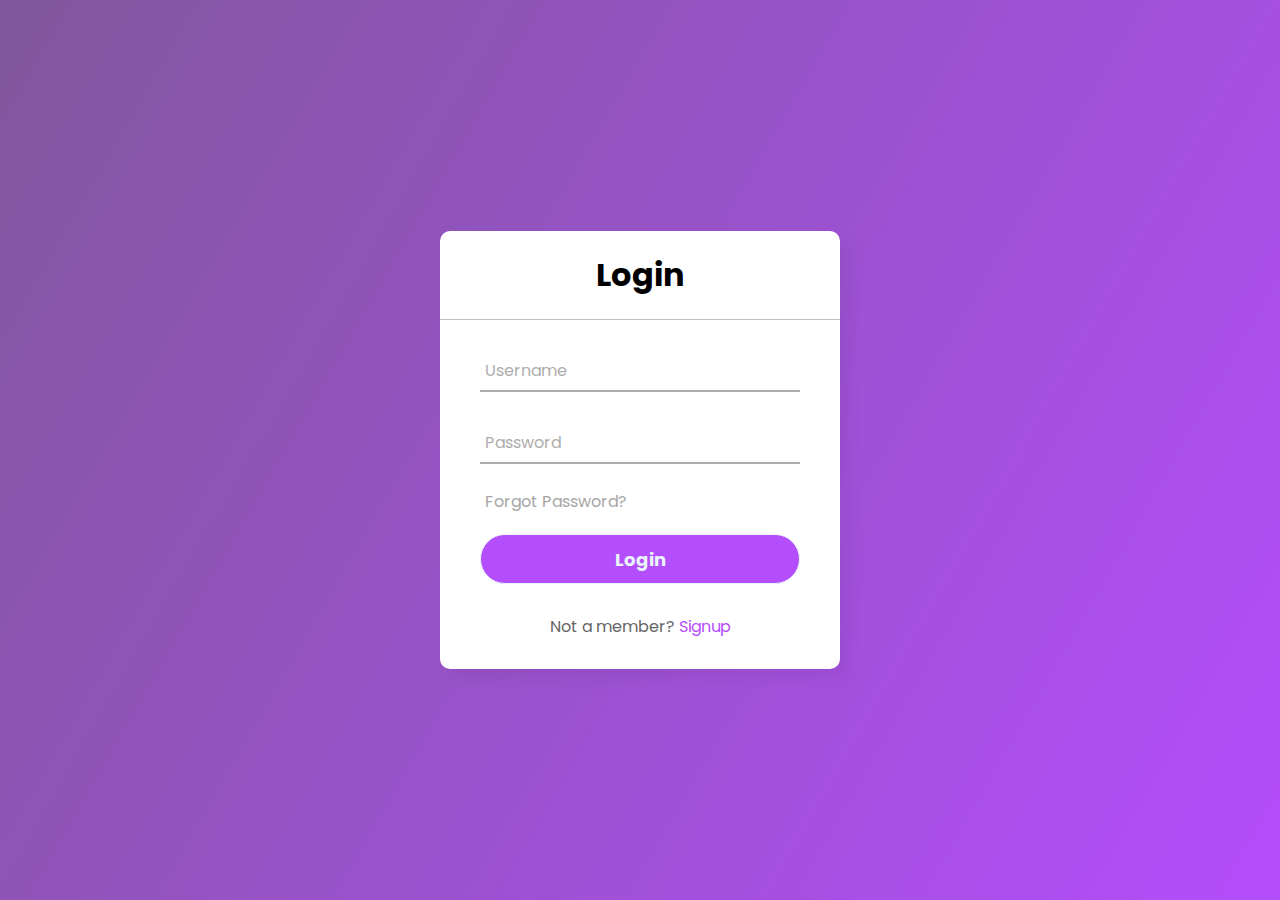
<file: assets/Login/index.html>
<!DOCTYPE html>
<!-- Coding By CodingNepal - youtube.com/codingnepal -->
<html lang="en" dir="ltr">
  <head>
    <meta charset="utf-8">
    <title>Animated Login Form | CodingNepal</title>
    <link rel="stylesheet" href="style.css">
  </head>
  <body>
    <div class="center">
      <h1>Login</h1>
      <form method="post">
        <div class="txt_field">
          <input type="text" required>
          <span></span>
          <label>Username</label>
        </div>
        <div class="txt_field">
          <input type="password" required>
          <span></span>
          <label>Password</label>
        </div>
        <div class="pass">Forgot Password?</div>
        <input type="submit" value="Login">
        <div class="signup_link">
          Not a member? <a href="#">Signup</a>
        </div>
      </form>
    </div>

  </body>
</html>
</file>
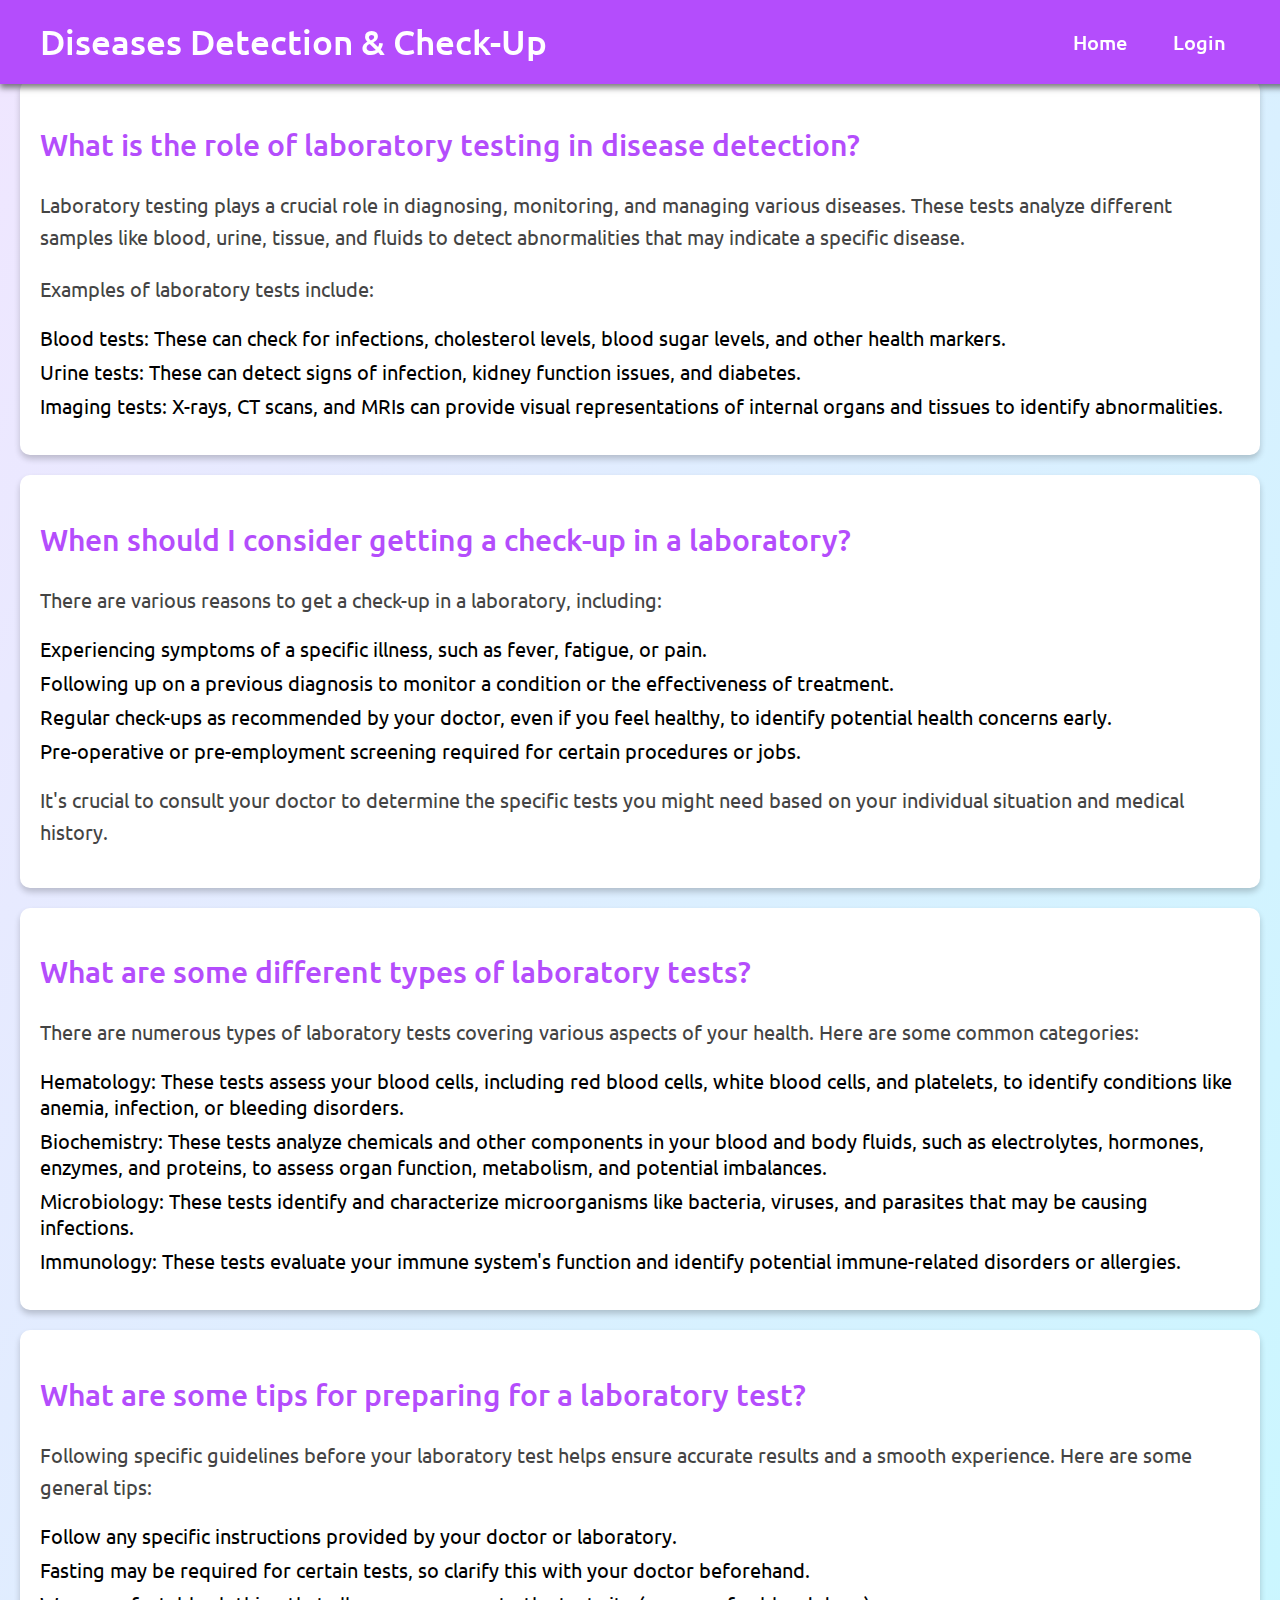
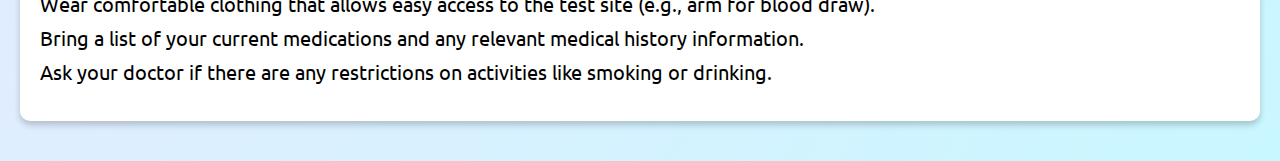
<file: assets/Articles/index1.html>
<!DOCTYPE html>
<html lang="en">
<head>
    <meta charset="UTF-8">
    <meta name="viewport" content="width=device-width, initial-scale=1.0">
    <title>Diseases Detection & Check-Up: Your Guide</title>
    
    <link href="https://fonts.googleapis.com/css2?family=Ubuntu:wght@300;400;500;700&display=swap" rel="stylesheet">
    <link rel="stylesheet" href="style.css">
</head>
<body>
    <header>
        <nav>
        <h1>Diseases Detection & Check-Up</h1>
        <div class="nav-links">
            <a href="D:\hackathon\assets\index.html" class="nav-link">Home</a>
            <a href="D:\hackathon\assets\Login\index.html" class="nav-link">Login</a>
        </div>
    </nav>
    </header>
    <main>
        <section class="question-answer">
            <h2>What is the role of laboratory testing in disease detection?</h2>
            <p>Laboratory testing plays a crucial role in diagnosing, monitoring, and managing various diseases. These tests analyze different samples like blood, urine, tissue, and fluids to detect abnormalities that may indicate a specific disease.</p>
            
            <p>Examples of laboratory tests include:</p>
            <ul>
                <li>Blood tests: These can check for infections, cholesterol levels, blood sugar levels, and other health markers.</li>
                <li>Urine tests: These can detect signs of infection, kidney function issues, and diabetes.</li>
                <li>Imaging tests: X-rays, CT scans, and MRIs can provide visual representations of internal organs and tissues to identify abnormalities.</li>
            </ul>
        </section>
        <section class="question-answer">
            <h2>When should I consider getting a check-up in a laboratory?</h2>
            <p>There are various reasons to get a check-up in a laboratory, including:</p>
            
            <ul>
                <li>Experiencing symptoms of a specific illness, such as fever, fatigue, or pain.</li>
                <li>Following up on a previous diagnosis to monitor a condition or the effectiveness of treatment.</li>
                <li>Regular check-ups as recommended by your doctor, even if you feel healthy, to identify potential health concerns early.</li>
                <li>Pre-operative or pre-employment screening required for certain procedures or jobs.</li>
            </ul>
            <p>It's crucial to consult your doctor to determine the specific tests you might need based on your individual situation and medical history.</p>
        </section>
        <section class="question-answer">
            <h2>What are some different types of laboratory tests?</h2>
            <p>There are numerous types of laboratory tests covering various aspects of your health. Here are some common categories:</p>
            
            <ul>
                <li>Hematology: These tests assess your blood cells, including red blood cells, white blood cells, and platelets, to identify conditions like anemia, infection, or bleeding disorders.</li>
                <li>Biochemistry: These tests analyze chemicals and other components in your blood and body fluids, such as electrolytes, hormones, enzymes, and proteins, to assess organ function, metabolism, and potential imbalances.</li>
                <li>Microbiology: These tests identify and characterize microorganisms like bacteria, viruses, and parasites that may be causing infections.</li>
                <li>Immunology: These tests evaluate your immune system's function and identify potential immune-related disorders or allergies.</li>
            </ul>
        </section>
        <section class="question-answer">
            <h2>What are some tips for preparing for a laboratory test?</h2>
            <p>Following specific guidelines before your laboratory test helps ensure accurate results and a smooth experience. Here are some general tips:</p>
            
            <ul>
                <li>Follow any specific instructions provided by your doctor or laboratory.</li>
                <li>Fasting may be required for certain tests, so clarify this with your doctor beforehand.</li>
                <li>Wear comfortable clothing that allows easy access to the test site (e.g., arm for blood draw).</li>
                <li>Bring a list of your current medications and any relevant medical history information.</li>
                <li>Ask your doctor if there are any restrictions on activities like smoking or drinking.</li>
            </ul>
        </section>
    </main>
</body>
</file>
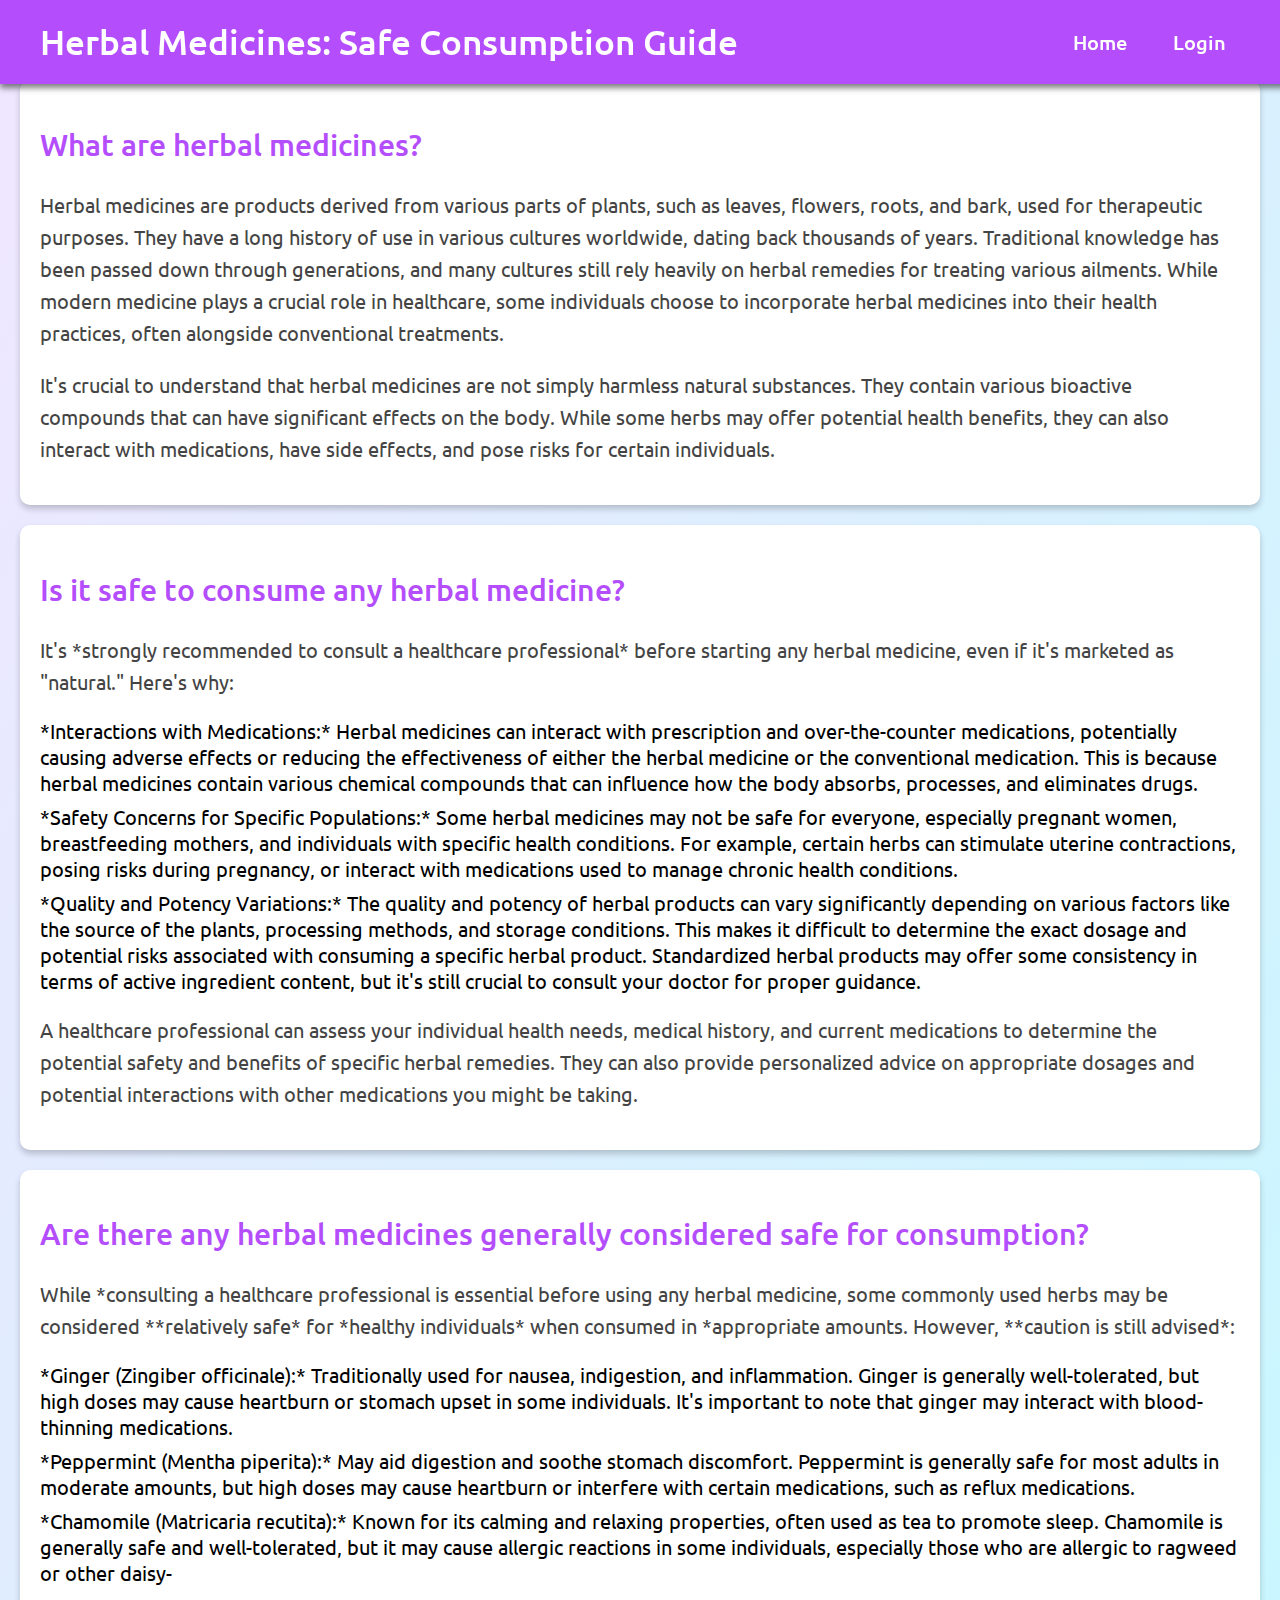
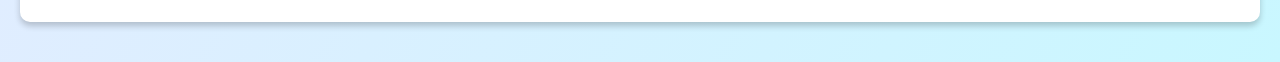
<file: assets/Articles/index2.html>
<!DOCTYPE html>
<html lang="en">
<head>
    <meta charset="UTF-8">
    <meta name="viewport" content="width=device-width, initial-scale=1.0">
    <title>Herbal Medicines: Safe Consumption Guide</title>
    <link href="https://fonts.googleapis.com/css2?family=Ubuntu:wght@300;400;500;700&display=swap" rel="stylesheet">
    <link rel="stylesheet" href="style.css">
</head>
<body>
    <header>
        <nav>
        <h1>Herbal Medicines: Safe Consumption Guide</h1>
        <div class="nav-links">
            <a href="D:\hackathon\assets\index.html" class="nav-link">Home</a>
            <a href="D:\hackathon\assets\Login\index.html" class="nav-link">Login</a>
        </div>
        </nav>
    </header>
    <main>
        <section class="question-answer">
            <h2>What are herbal medicines?</h2>
            <p>Herbal medicines are products derived from various parts of plants, such as leaves, flowers, roots, and bark, used for therapeutic purposes. They have a long history of use in various cultures worldwide, dating back thousands of years. Traditional knowledge has been passed down through generations, and many cultures still rely heavily on herbal remedies for treating various ailments. While modern medicine plays a crucial role in healthcare, some individuals choose to incorporate herbal medicines into their health practices, often alongside conventional treatments.</p>
            
            <p>It's crucial to understand that herbal medicines are not simply harmless natural substances. They contain various bioactive compounds that can have significant effects on the body. While some herbs may offer potential health benefits, they can also interact with medications, have side effects, and pose risks for certain individuals.</p>
        </section>
        <section class="question-answer">
            <h2>Is it safe to consume any herbal medicine?</h2>
            <p>It's *strongly recommended to consult a healthcare professional* before starting any herbal medicine, even if it's marketed as "natural." Here's why:</p>
           
            <ul>
                <li>*Interactions with Medications:* Herbal medicines can interact with prescription and over-the-counter medications, potentially causing adverse effects or reducing the effectiveness of either the herbal medicine or the conventional medication. This is because herbal medicines contain various chemical compounds that can influence how the body absorbs, processes, and eliminates drugs.</li>
                <li>*Safety Concerns for Specific Populations:* Some herbal medicines may not be safe for everyone, especially pregnant women, breastfeeding mothers, and individuals with specific health conditions. For example, certain herbs can stimulate uterine contractions, posing risks during pregnancy, or interact with medications used to manage chronic health conditions.</li>
                <li>*Quality and Potency Variations:* The quality and potency of herbal products can vary significantly depending on various factors like the source of the plants, processing methods, and storage conditions. This makes it difficult to determine the exact dosage and potential risks associated with consuming a specific herbal product. Standardized herbal products may offer some consistency in terms of active ingredient content, but it's still crucial to consult your doctor for proper guidance.</li>
            </ul>
            <p>A healthcare professional can assess your individual health needs, medical history, and current medications to determine the potential safety and benefits of specific herbal remedies. They can also provide personalized advice on appropriate dosages and potential interactions with other medications you might be taking.</p>
        </section>
        <section class="question-answer">
            <h2>Are there any herbal medicines generally considered safe for consumption?</h2>
            <p>While *consulting a healthcare professional is essential before using any herbal medicine, some commonly used herbs may be considered **relatively safe* for *healthy individuals* when consumed in *appropriate amounts. However, **caution is still advised*:
            
            <ul>
                <li>*Ginger (Zingiber officinale):* Traditionally used for nausea, indigestion, and inflammation. Ginger is generally well-tolerated, but high doses may cause heartburn or stomach upset in some individuals. It's important to note that ginger may interact with blood-thinning medications.</li>
                <li>*Peppermint (Mentha piperita):* May aid digestion and soothe stomach discomfort. Peppermint is generally safe for most adults in moderate amounts, but high doses may cause heartburn or interfere with certain medications, such as reflux medications.</li>
                <li>*Chamomile (Matricaria recutita):* Known for its calming and relaxing properties, often used as tea to promote sleep. Chamomile is generally safe and well-tolerated, but it may cause allergic reactions in some individuals, especially those who are allergic to ragweed or other daisy-</li>

            </ul>

        </section>

    </main>
</body>
</file>
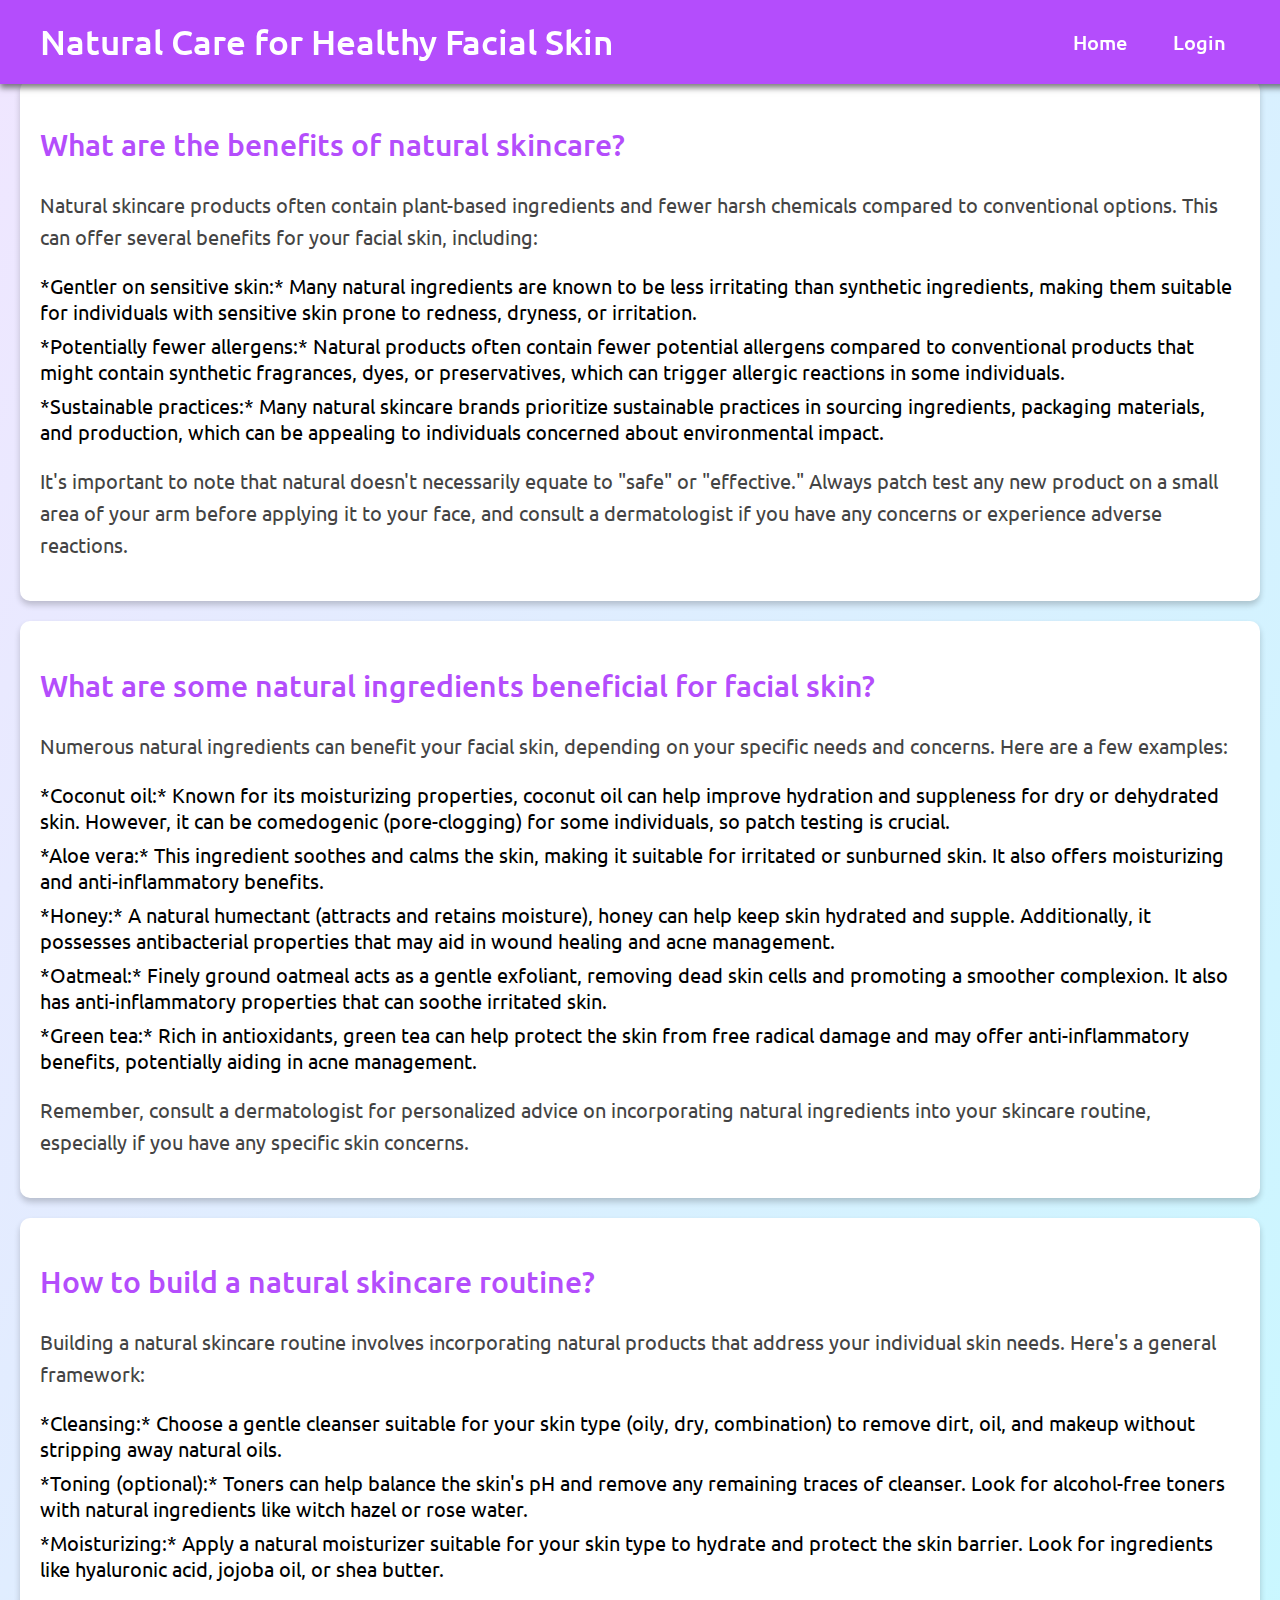
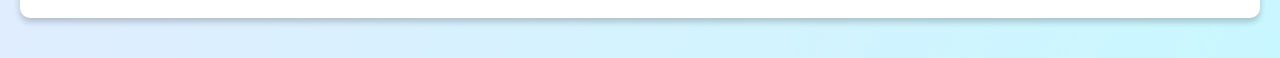
<file: assets/Articles/index3.html>
<!DOCTYPE html>
<html lang="en">
<head>
    <meta charset="UTF-8">
    <meta name="viewport" content="width=device-width, initial-scale=1.0">
    <title>Natural Care for Healthy Facial Skin</title>
    
    <link href="https://fonts.googleapis.com/css2?family=Ubuntu:wght@300;400;500;700&display=swap" rel="stylesheet">
    <link rel="stylesheet" href="style.css">
    
</head>
<body>
    <header>
        <nav>
        <h1>Natural Care for Healthy Facial Skin</h1>
        <div class="nav-links">
            <a href="D:\hackathon\assets\index.html" class="nav-link">Home</a>
            <a href="D:\hackathon\assets\Login\index.html" class="nav-link">Login</a>
        </div>
        </nav>
    </header>
    <main>
        <section class="question-answer">
            <h2>What are the benefits of natural skincare?</h2>
            <p>Natural skincare products often contain plant-based ingredients and fewer harsh chemicals compared to conventional options. This can offer several benefits for your facial skin, including:</p>
            
            <ul>
                <li>*Gentler on sensitive skin:* Many natural ingredients are known to be less irritating than synthetic ingredients, making them suitable for individuals with sensitive skin prone to redness, dryness, or irritation.</li>
                <li>*Potentially fewer allergens:* Natural products often contain fewer potential allergens compared to conventional products that might contain synthetic fragrances, dyes, or preservatives, which can trigger allergic reactions in some individuals.</li>
                <li>*Sustainable practices:* Many natural skincare brands prioritize sustainable practices in sourcing ingredients, packaging materials, and production, which can be appealing to individuals concerned about environmental impact.</li>
            </ul>
            <p>It's important to note that natural doesn't necessarily equate to "safe" or "effective." Always patch test any new product on a small area of your arm before applying it to your face, and consult a dermatologist if you have any concerns or experience adverse reactions.</p>
        </section>
        <section class="question-answer">
            <h2>What are some natural ingredients beneficial for facial skin?</h2>
           
            <p>Numerous natural ingredients can benefit your facial skin, depending on your specific needs and concerns. Here are a few examples:</p>
            <ul>
                <li>*Coconut oil:* Known for its moisturizing properties, coconut oil can help improve hydration and suppleness for dry or dehydrated skin. However, it can be comedogenic (pore-clogging) for some individuals, so patch testing is crucial.</li>
                <li>*Aloe vera:* This ingredient soothes and calms the skin, making it suitable for irritated or sunburned skin. It also offers moisturizing and anti-inflammatory benefits.</li>
                <li>*Honey:* A natural humectant (attracts and retains moisture), honey can help keep skin hydrated and supple. Additionally, it possesses antibacterial properties that may aid in wound healing and acne management.</li>
                <li>*Oatmeal:* Finely ground oatmeal acts as a gentle exfoliant, removing dead skin cells and promoting a smoother complexion. It also has anti-inflammatory properties that can soothe irritated skin.</li>
                <li>*Green tea:* Rich in antioxidants, green tea can help protect the skin from free radical damage and may offer anti-inflammatory benefits, potentially aiding in acne management.</li>
            </ul>
            <p>Remember, consult a dermatologist for personalized advice on incorporating natural ingredients into your skincare routine, especially if you have any specific skin concerns.</p>
        </section>
        <section class="question-answer">
            <h2>How to build a natural skincare routine?</h2>
           
            <p>Building a natural skincare routine involves incorporating natural products that address your individual skin needs. Here's a general framework:</p>
            <ul>
                <li>*Cleansing:* Choose a gentle cleanser suitable for your skin type (oily, dry, combination) to remove dirt, oil, and makeup without stripping away natural oils.</li>
                <li>*Toning (optional):* Toners can help balance the skin's pH and remove any remaining traces of cleanser. Look for alcohol-free toners with natural ingredients like witch hazel or rose water.</li>
                <li>*Moisturizing:* Apply a natural moisturizer suitable for your skin type to hydrate and protect the skin barrier. Look for ingredients like hyaluronic acid, jojoba oil, or shea butter.</li>
            </ul>
        </section>
    </main>
</body>
</file>
<file: assets/Login/style.css>
@import url('https://fonts.googleapis.com/css2?family=Noto+Sans:wght@700&family=Poppins:wght@400;500;600&display=swap');
*{
  margin: 0;
  padding: 0;
  box-sizing: border-box;
  font-family: "Poppins", sans-serif;
}
body{
  margin: 0;
  padding: 0;
  background: linear-gradient(120deg,#80579c, #B44DFC);
  height: 100vh;
  overflow: hidden;
}
.center{
  position: absolute;
  top: 50%;
  left: 50%;
  transform: translate(-50%, -50%);
  width: 400px;
  background: white;
  border-radius: 10px;
  box-shadow: 10px 10px 15px rgba(0,0,0,0.05);
}
.center h1{
  text-align: center;
  padding: 20px 0;
  border-bottom: 1px solid silver;
}
.center form{
  padding: 0 40px;
  box-sizing: border-box;
}
form .txt_field{
  position: relative;
  border-bottom: 2px solid #adadad;
  margin: 30px 0;
}
.txt_field input{
  width: 100%;
  padding: 0 5px;
  height: 40px;
  font-size: 16px;
  border: none;
  background: none;
  outline: none;
}
.txt_field label{
  position: absolute;
  top: 50%;
  left: 5px;
  color: #adadad;
  transform: translateY(-50%);
  font-size: 16px;
  pointer-events: none;
  transition: .5s;
}
.txt_field span::before{
  content: '';
  position: absolute;
  top: 40px;
  left: 0;
  width: 0%;
  height: 2px;
  background: #B44DFC;
  transition: .5s;
}
.txt_field input:focus ~ label,
.txt_field input:valid ~ label{
  top: -5px;
  color: #B44DFC;
}
.txt_field input:focus ~ span::before,
.txt_field input:valid ~ span::before{
  width: 100%;
}
.pass{
  margin: -5px 0 20px 5px;
  color: #a6a6a6;
  cursor: pointer;
}
.pass:hover{
  text-decoration: underline;
}
input[type="submit"]{
  width: 100%;
  height: 50px;
  border: 1px solid;
  background: #B44DFC;
  border-radius: 25px;
  font-size: 18px;
  color: #e9f4fb;
  font-weight: 700;
  cursor: pointer;
  outline: none;
}
input[type="submit"]:hover{
  border-color: #B44DFC;
  transition: .5s;
}
.signup_link{
  margin: 30px 0;
  text-align: center;
  font-size: 16px;
  color: #666666;
}
.signup_link a{
  color: #B44DFC;
  text-decoration: none;
}
.signup_link a:hover{
  text-decoration: underline;
}
</file>
<file: assets/Articles/style.css>
body {
    font-family: 'Ubuntu', sans-serif;
    margin: 0;
    padding: 0;
    background: linear-gradient(120deg, #f0e6ff, #c9f7ff);
}

header {
    background-color: #B44DFC;
    color: white;
    padding: 20px;
    text-align: center;
    box-shadow: 0 4px 6px rgba(0, 0, 0, 0.5);
    transition: all 0.3s ease-in-out;
    position: fixed;
    width: 100%;
    top: 0;
    z-index: 1000;
}

nav {
    display: flex;
    justify-content: space-between;
    align-items: center;
}

h1 {
    font-size: 35px;
    margin: 0;
    font-weight: 500;
    margin-left: 20px;
}

.nav-links {
    margin-right: 74px;
}

.nav-link {
    font-size: 20px;
    color: white;
    text-decoration: none;
    margin-left: 42px;
    font-weight: 500;
}

main {
    padding: 80px 20px 20px;
}

.question-answer {
    box-shadow: 0 4px 6px rgba(0, 0, 0, 0.2);
    background-color: #fff;
    border-radius: 10px;
    padding: 20px;
    margin-bottom: 20px;
}

.question-answer h2{
    color: #B44DFC;
    font-weight: 500;
    font-size: 30px;
}

.question-answer p {
    font-size: 20px;
    color: #444;
    line-height: 1.6;
}

.question-answer ul {
    list-style-type: none;
    padding: 0;
}

.question-answer li {
    font-size: 20px;
    margin-bottom: 8px;
}
</file>
